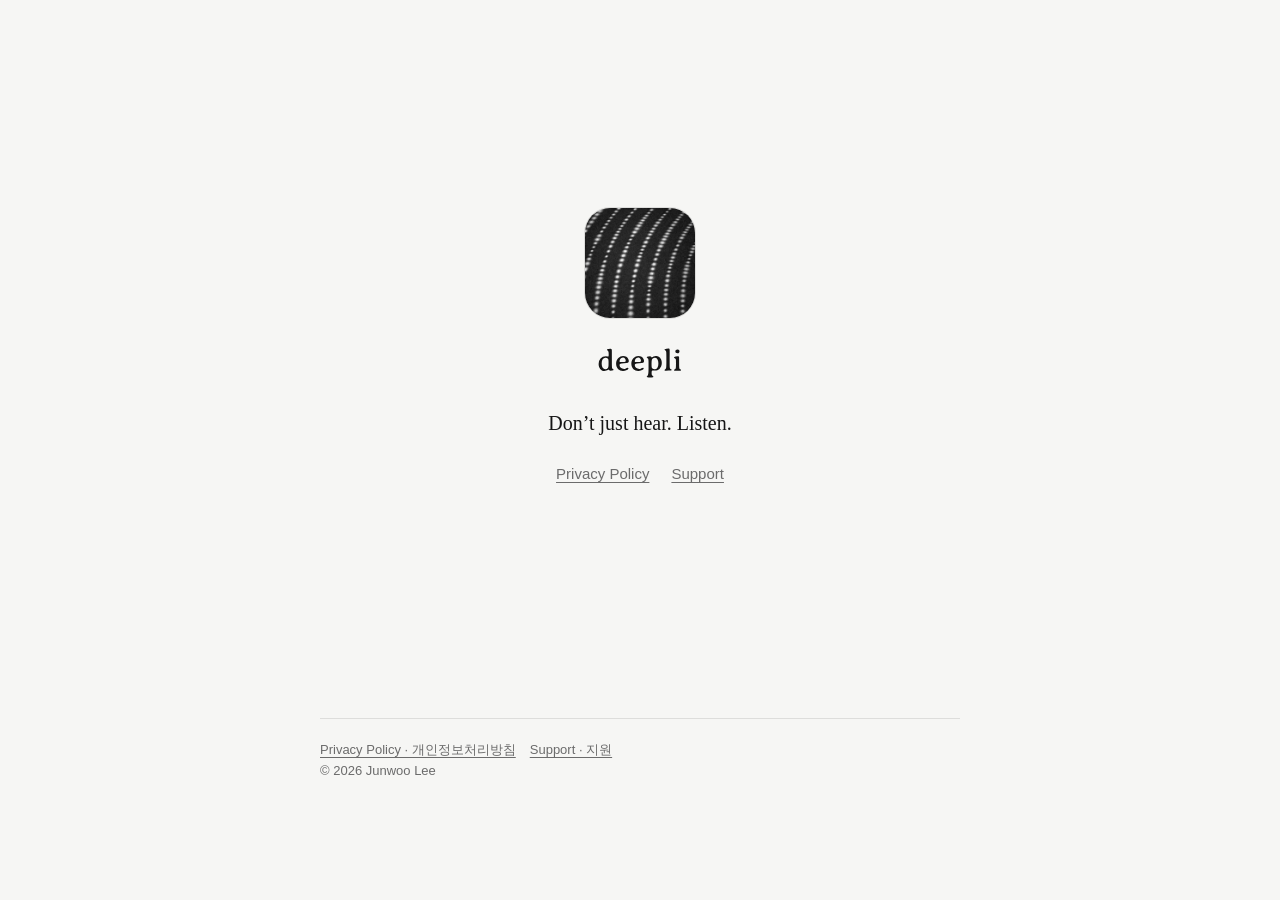
<file: index.html>
<!doctype html>
<html lang="en">
<head>
<meta charset="utf-8">
<meta name="viewport" content="width=device-width, initial-scale=1">
<title>deepli</title>
<meta name="title-en" content="deepli">
<meta name="title-ko" content="deepli">
<meta name="description" content="deepli — Don’t just hear. Listen.">
<link rel="icon" href="assets/icon.png">
<link rel="apple-touch-icon" href="assets/apple-touch-icon.png">
<link rel="stylesheet" href="assets/style.css">
</head>
<body>
<div class="wrap">
<main class="hero">
<img class="icon" src="assets/icon.png" alt="deepli app icon" width="112" height="112">
<div class="mark"><svg role="img" aria-label="deepli" xmlns="http://www.w3.org/2000/svg" viewBox="-64 -249.32 821.9 370"><path d="M83.01,-85.89Q83.01,-96.05 76.49,-102.13Q69.97,-108.21 59.18,-108.21L56.8,-108.21Q51.16,-108.21 44.76,-104.82Q38.37,-101.44 34.23,-95.04Q25.96,-82.25 25.96,-63.32L25.96,-55.92Q25.96,-37.12 34.42,-24.83Q42.88,-12.54 55.05,-12.54L58.68,-12.54Q69.34,-12.54 76.11,-19.81Q82.88,-27.08 82.88,-38.37L83.13,-41L83.13,-43.64L83.38,-50.16Q83.38,-56.17 83.38,-62.19L83.51,-66.21L83.51,-70.09L83.38,-71.47L83.38,-78.12L83.26,-79.37L83.26,-82Q83.01,-84.51 83.01,-85.89ZM72.73,-178.93Q80.5,-183.44 98.05,-183.44L101.06,-183.44Q109.84,-183.44 111.09,-174.04Q111.47,-171.16 111.47,-102.38Q111.47,-33.6 112.47,-26.9Q113.48,-20.19 117.24,-16.43Q117.99,-15.67 122.07,-12.6Q126.14,-9.53 126.14,-7.21Q126.14,-4.89 122.63,-3.01Q115.48,0.88 99.31,0.88Q93.67,0.88 90.28,-2.51Q83.63,-9.15 83.07,-9.15Q82.51,-9.15 77.36,-6.27Q72.22,-3.39 65.01,-0.44Q57.8,2.51 47.15,2.51Q36.49,2.51 27.46,-2.13Q10.78,-10.66 4.01,-30.34Q0,-42.13 0,-56.17Q0,-84.51 16.24,-102.32Q32.48,-120.12 61.06,-120.12L77.49,-118.62Q82.51,-118.62 83.63,-121.38Q84.76,-124.13 84.76,-137.93Q84.76,-151.72 82.63,-158.18Q80.5,-164.64 75.17,-168.84Q69.84,-173.04 69.84,-175.17Q69.84,-177.3 72.73,-178.93ZM227.96,-81.5L227.96,-85.39Q227.96,-94.67 221.31,-102.13Q214.67,-109.59 205.01,-109.59L202.63,-109.59Q200.87,-109.34 200.25,-109.34Q191.47,-109.34 183.63,-99.31Q175.79,-89.28 175.79,-77.87L175.79,-76.24Q175.79,-72.22 180.56,-72.22Q182.44,-71.85 182.57,-71.85L185.45,-71.72L186.2,-71.72L187.08,-71.85L211.28,-73.23L215.79,-73.73Q227.96,-73.73 227.96,-81.5ZM175.79,-48.27Q175.79,-33.98 186.58,-24.33Q197.36,-14.67 213.91,-14.67Q220.56,-14.67 226.01,-16.61Q231.47,-18.56 237.92,-21.32Q244.38,-24.07 246.01,-24.07Q251.03,-24.07 251.03,-18.68Q251.03,-11.41 232.47,-3.13Q220.43,2.26 206.64,2.26L203.88,2.26Q180.31,2.26 164.76,-12.04Q156.36,-19.81 151.72,-31.91Q147.08,-44.01 147.08,-57.93L147.21,-60.81L147.21,-63.7Q147.21,-75.73 152.72,-87.4Q158.37,-99.06 166.14,-106.58Q182.57,-122.38 205.14,-122.5Q239.24,-122.5 250.53,-95.92Q254.04,-87.52 254.04,-80.5L254.04,-77.99Q254.04,-69.34 246.89,-66.39Q239.74,-63.45 213.16,-61.57Q186.58,-59.68 184.32,-59.06Q175.79,-56.93 175.79,-48.27ZM356.1,-81.5L356.1,-85.39Q356.1,-94.67 349.46,-102.13Q342.81,-109.59 333.16,-109.59L330.78,-109.59Q329.02,-109.34 328.39,-109.34Q319.62,-109.34 311.78,-99.31Q303.94,-89.28 303.94,-77.87L303.94,-76.24Q303.94,-72.22 308.71,-72.22Q310.59,-71.85 310.71,-71.85L313.6,-71.72L314.35,-71.72L315.23,-71.85L339.43,-73.23L343.94,-73.73Q356.1,-73.73 356.1,-81.5ZM303.94,-48.27Q303.94,-33.98 314.73,-24.33Q325.51,-14.67 342.06,-14.67Q348.71,-14.67 354.16,-16.61Q359.61,-18.56 366.07,-21.32Q372.53,-24.07 374.16,-24.07Q379.18,-24.07 379.18,-18.68Q379.18,-11.41 360.62,-3.13Q348.58,2.26 334.79,2.26L332.03,2.26Q308.46,2.26 292.91,-12.04Q284.51,-19.81 279.87,-31.91Q275.23,-44.01 275.23,-57.93L275.35,-60.81L275.35,-63.7Q275.35,-75.73 280.87,-87.4Q286.51,-99.06 294.29,-106.58Q310.71,-122.38 333.28,-122.5Q367.39,-122.5 378.67,-95.92Q382.18,-87.52 382.18,-80.5L382.18,-77.99Q382.18,-69.34 375.04,-66.39Q367.89,-63.45 341.31,-61.57Q314.73,-59.68 312.47,-59.06Q303.94,-56.93 303.94,-48.27ZM502.43,-55.92L502.43,-63.32Q502.43,-83.51 494.16,-95.55Q485.88,-107.58 473.34,-107.58L472.09,-107.58Q465.19,-107.58 458.67,-103.76Q452.15,-99.93 448.7,-94.04Q445.25,-88.15 445.25,-59.31L445.25,-48.65L445.38,-47.27L445.38,-42.01L445.51,-40.75L445.51,-38.12Q445.76,-35.36 445.76,-34.11Q445.76,-23.45 452.59,-17.49Q459.42,-11.54 470.96,-11.54L472.21,-11.54Q486.01,-11.54 494.22,-24.2Q502.43,-36.86 502.43,-55.92ZM461.56,51.03Q461.56,56.68 445.25,56.68L432.72,56.68Q404.13,56.68 404.13,50.91Q404.13,49.15 411.4,42.13Q415.29,38.37 417.54,26.9Q419.8,15.42 419.8,-16.55L419.8,-68.59L419.55,-82Q419.55,-94.29 416.29,-99.93Q415.04,-102.07 409.77,-105.77Q404.5,-109.46 404.5,-112.1Q404.5,-114.73 407.51,-116.24Q417.29,-121 433.34,-121Q437.48,-121 441.81,-115.98Q446.13,-110.97 446.63,-110.97Q448.64,-110.97 454.72,-114.42Q460.8,-117.87 461.18,-118.12Q471.96,-123.13 479.86,-123.13L486.38,-123.13Q493.4,-123.13 502.31,-119.24Q519.36,-111.85 526.76,-91.53Q531.15,-79.62 531.15,-68.34L531.15,-61.32Q531.15,-49.65 526.38,-37.37Q516.98,-13.04 494.53,-4.26Q485,-0.5 472.34,-0.5L452.28,-2.01Q445.76,-2.01 445.76,14.86Q445.76,31.72 448.2,36.3Q450.65,40.88 456.1,44.64Q461.56,48.4 461.56,51.03ZM554.47,-4.39Q554.47,-7.02 560.17,-11.16Q565.88,-15.3 567.88,-24.14Q569.89,-32.98 569.89,-91.28Q569.89,-149.59 568.57,-157.36Q567.26,-165.14 562.12,-168.52Q553.84,-173.91 553.84,-175.17L553.84,-176.67Q553.84,-178.8 557.48,-180.43Q568.76,-185.32 587.57,-185.32L590.08,-185.32Q596.47,-185.32 597.48,-176.67Q597.6,-175.54 597.6,-157.74L597.6,-130.78L597.48,-125.64L597.48,-117.74L597.35,-112.6Q597.35,-112.6 597.35,-72.85Q597.35,-35.74 598.54,-26.9Q599.73,-18.06 604.12,-14.04Q604.62,-13.67 609.39,-10.78Q614.15,-7.9 614.15,-4.89Q614.15,-0.5 598.61,-0.5L593.46,-0.25L588.32,-0.25L567.76,0.13L565.13,0.13Q554.47,0.13 554.47,-4.39ZM680.11,-161Q680.11,-155.48 675.41,-150.78Q670.7,-146.08 666.06,-146.08Q665.06,-145.83 664.43,-145.83L661.68,-145.58Q655.41,-145.58 650.45,-149.71Q645.5,-153.85 645.5,-160.37L645.5,-162.63Q645.5,-169.15 650.7,-173.6Q655.91,-178.05 662.68,-178.05L663.31,-178.05L667.57,-177.55Q671.46,-177.55 675.66,-173.35Q679.86,-169.15 679.86,-164.89L680.11,-163.76ZM636.35,-115.36Q645.5,-120.87 665.31,-120.87L668.95,-120.87Q675.72,-120.87 676.6,-114.61Q677.1,-111.22 677.1,-69.03Q677.1,-26.83 678.85,-20.63Q680.61,-14.42 687.25,-11.1Q693.9,-7.77 693.9,-4.39Q693.9,0.38 662.8,0.38L659.04,0.5L643.75,0.5Q634.59,0.5 634.59,-4.01Q634.59,-7.77 640.17,-11.28Q645.75,-14.8 647.88,-19.06Q650.27,-23.7 650.27,-40.75L650.39,-44.76L650.39,-48.65L650.52,-54.54L650.52,-58.43L650.64,-62.32Q650.64,-92.04 648.7,-96.99Q646.75,-101.94 640.23,-105.08Q633.71,-108.21 633.71,-110.97Q633.71,-113.73 636.35,-115.36Z" fill="currentColor"/></svg></div>
<p class="tag">Don’t just hear. Listen.</p>
<nav><a href="privacy/">Privacy Policy</a><a href="support/">Support</a></nav>
</main>
<footer>
<a href="privacy/">Privacy Policy · 개인정보처리방침</a><a href="support/">Support · 지원</a>
<p>© 2026 Junwoo Lee</p>
</footer>
</div>
<script src="assets/lang.js"></script>
</body>
</html>
</file>
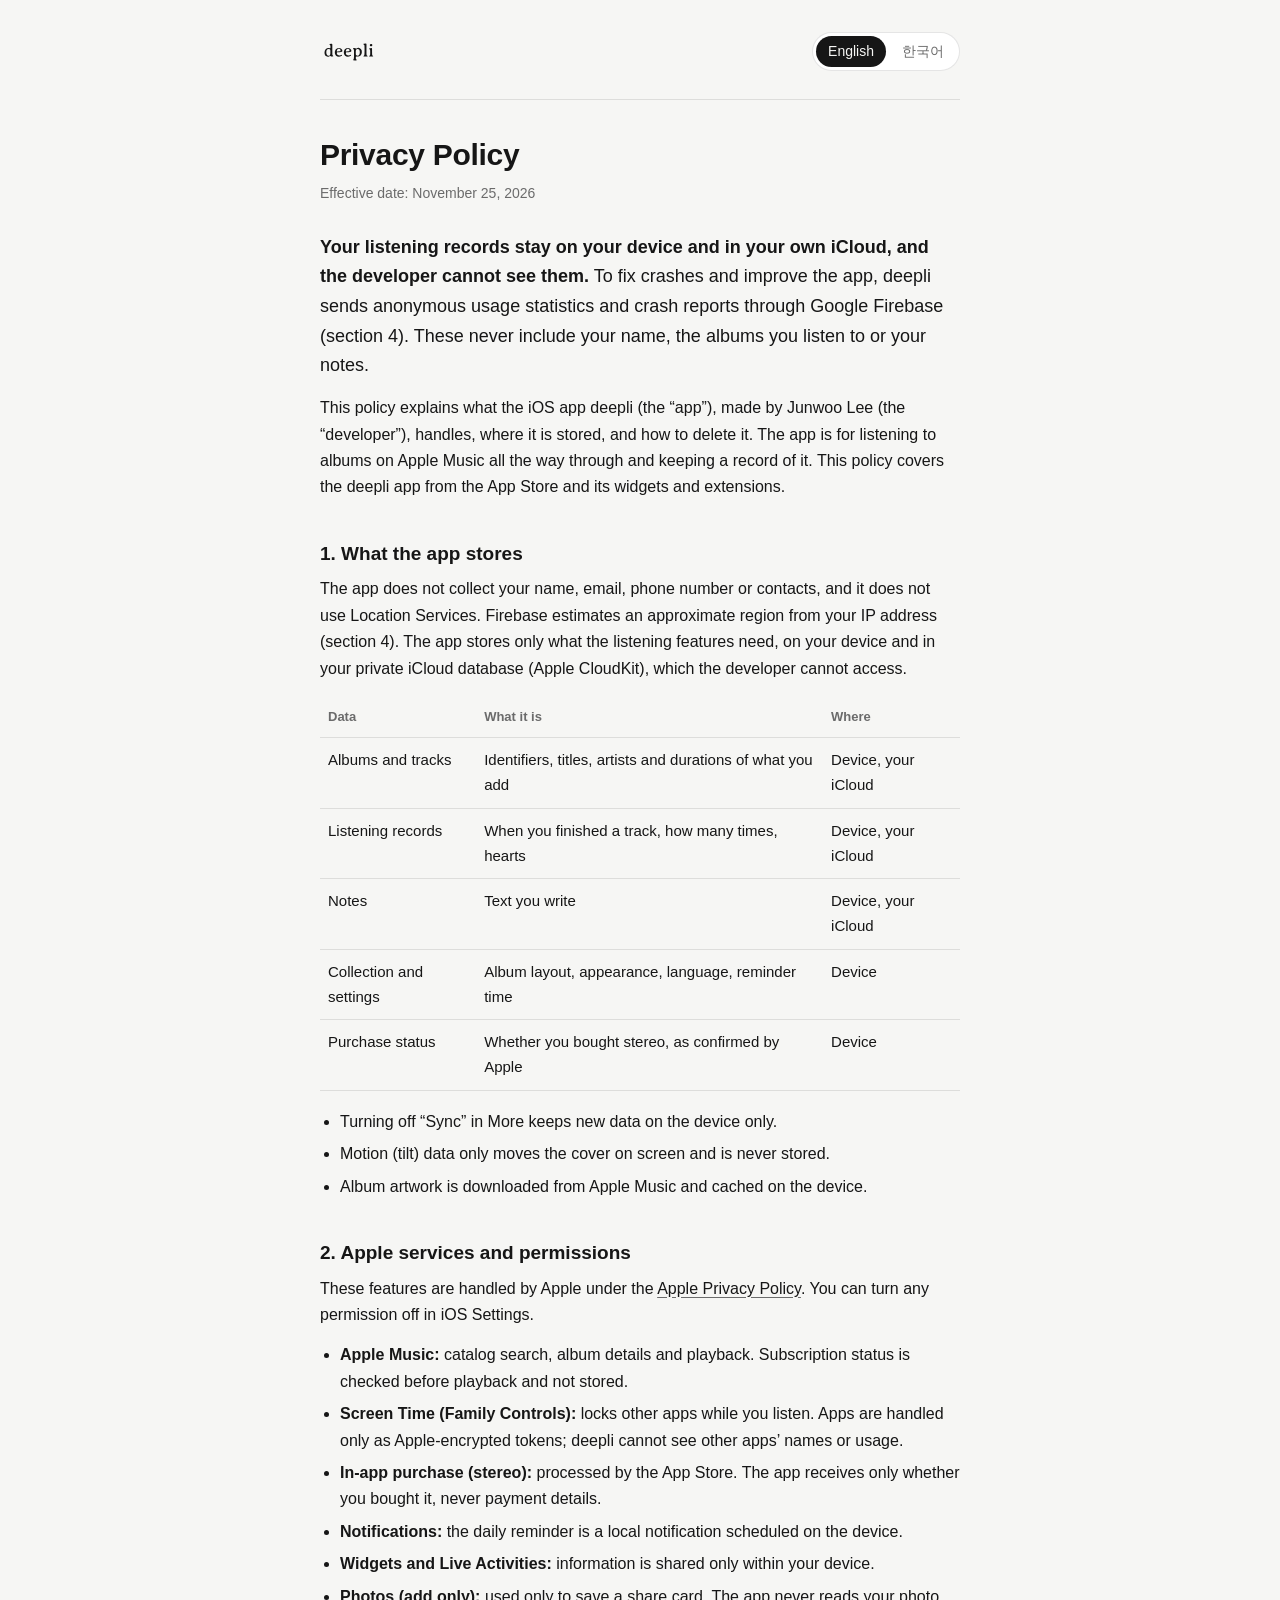
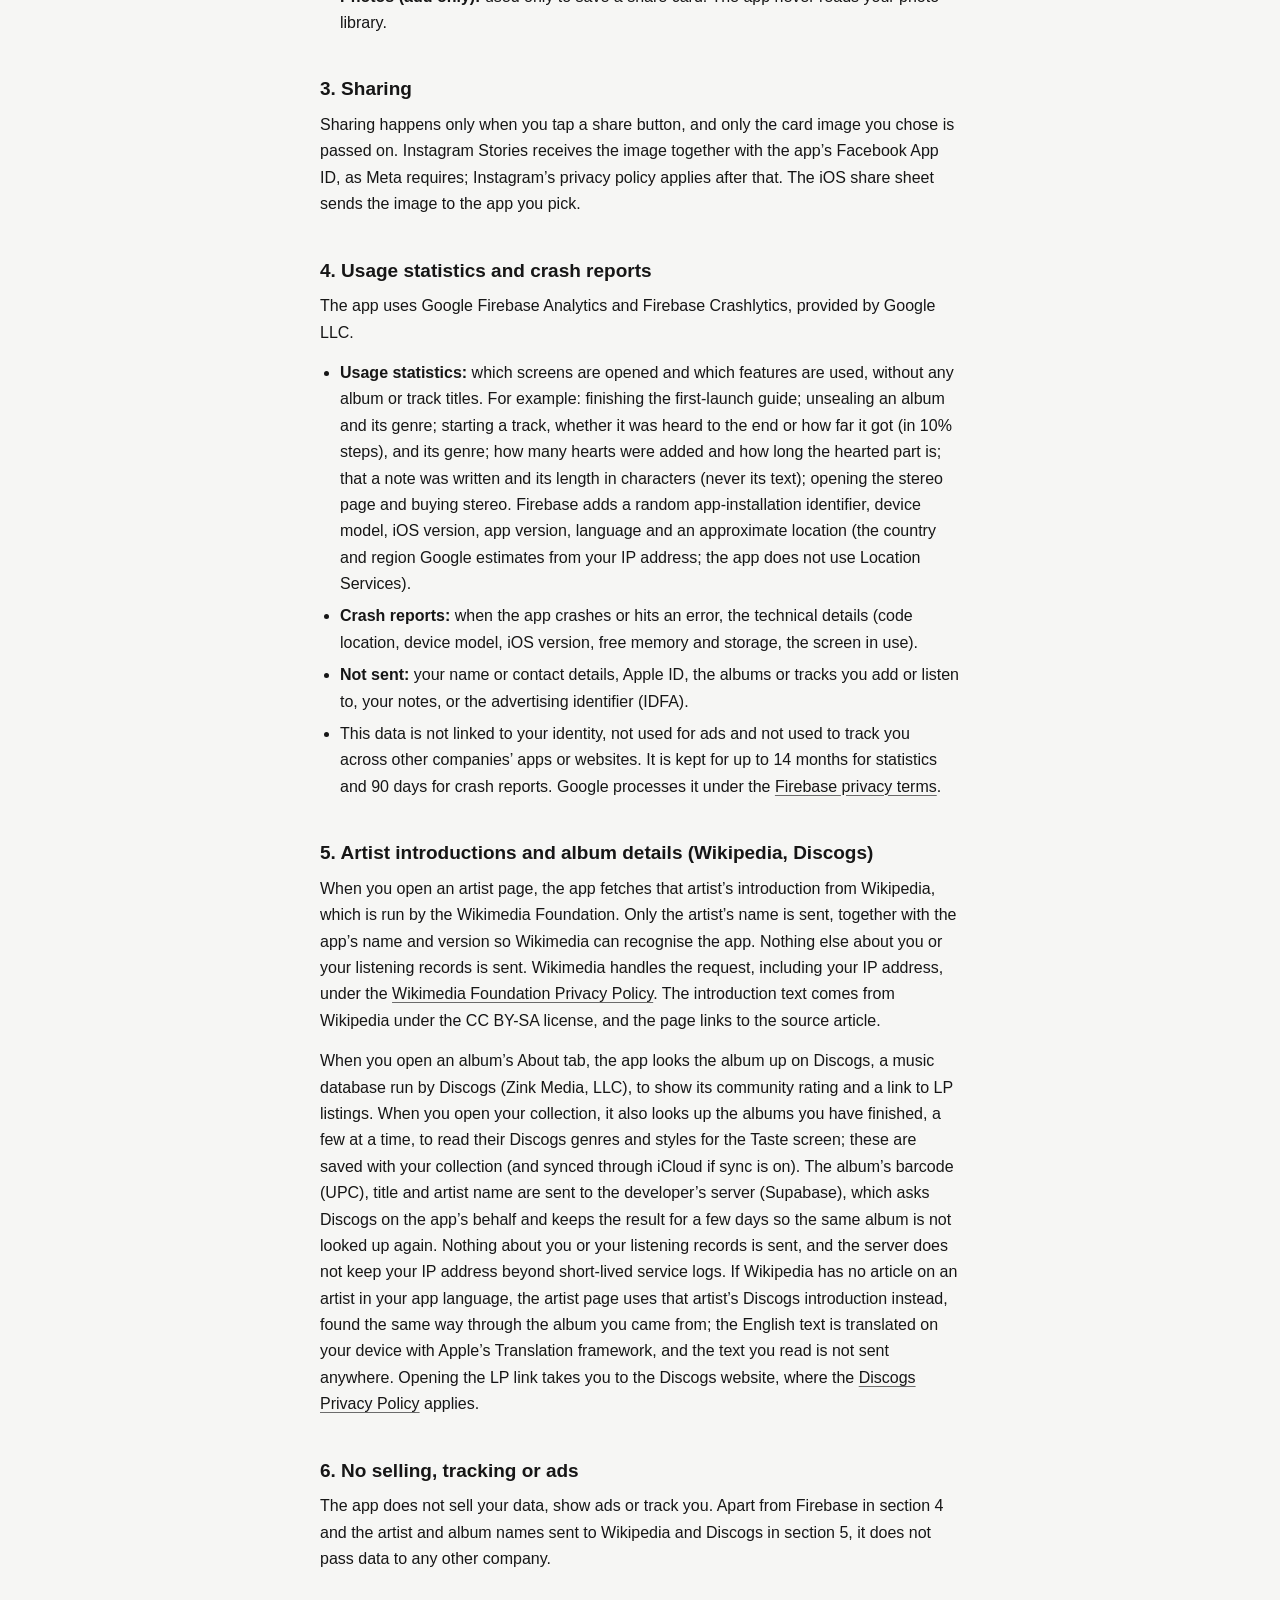
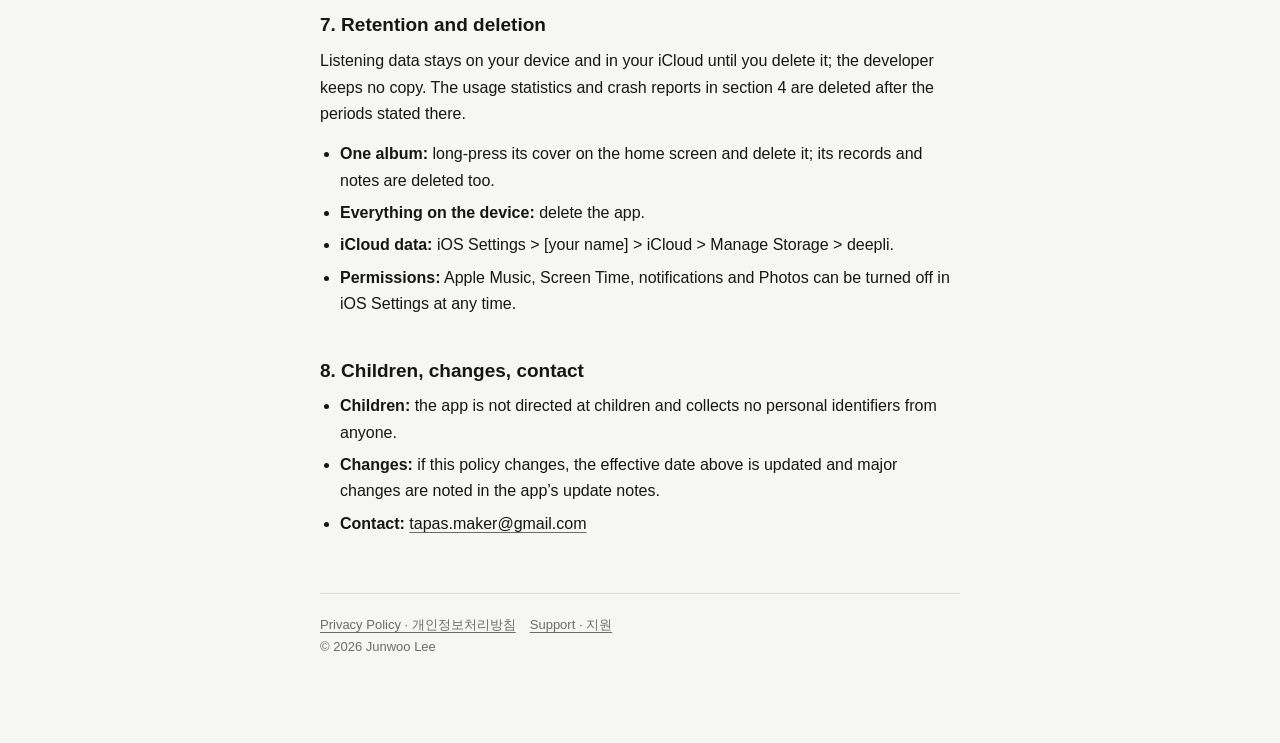
<file: privacy/index.html>
<!doctype html>
<html lang="en">
<head>
<meta charset="utf-8">
<meta name="viewport" content="width=device-width, initial-scale=1">
<title>Privacy Policy — deepli</title>
<meta name="title-en" content="Privacy Policy — deepli">
<meta name="title-ko" content="개인정보처리방침 — deepli">
<meta name="description" content="deepli — Don’t just hear. Listen.">
<link rel="icon" href="../assets/icon.png">
<link rel="apple-touch-icon" href="../assets/apple-touch-icon.png">
<link rel="stylesheet" href="../assets/style.css">
</head>
<body>
<div class="wrap">
<header class="top"><a class="brand" href="../"><svg role="img" aria-label="deepli" xmlns="http://www.w3.org/2000/svg" viewBox="-64 -249.32 821.9 370"><path d="M83.01,-85.89Q83.01,-96.05 76.49,-102.13Q69.97,-108.21 59.18,-108.21L56.8,-108.21Q51.16,-108.21 44.76,-104.82Q38.37,-101.44 34.23,-95.04Q25.96,-82.25 25.96,-63.32L25.96,-55.92Q25.96,-37.12 34.42,-24.83Q42.88,-12.54 55.05,-12.54L58.68,-12.54Q69.34,-12.54 76.11,-19.81Q82.88,-27.08 82.88,-38.37L83.13,-41L83.13,-43.64L83.38,-50.16Q83.38,-56.17 83.38,-62.19L83.51,-66.21L83.51,-70.09L83.38,-71.47L83.38,-78.12L83.26,-79.37L83.26,-82Q83.01,-84.51 83.01,-85.89ZM72.73,-178.93Q80.5,-183.44 98.05,-183.44L101.06,-183.44Q109.84,-183.44 111.09,-174.04Q111.47,-171.16 111.47,-102.38Q111.47,-33.6 112.47,-26.9Q113.48,-20.19 117.24,-16.43Q117.99,-15.67 122.07,-12.6Q126.14,-9.53 126.14,-7.21Q126.14,-4.89 122.63,-3.01Q115.48,0.88 99.31,0.88Q93.67,0.88 90.28,-2.51Q83.63,-9.15 83.07,-9.15Q82.51,-9.15 77.36,-6.27Q72.22,-3.39 65.01,-0.44Q57.8,2.51 47.15,2.51Q36.49,2.51 27.46,-2.13Q10.78,-10.66 4.01,-30.34Q0,-42.13 0,-56.17Q0,-84.51 16.24,-102.32Q32.48,-120.12 61.06,-120.12L77.49,-118.62Q82.51,-118.62 83.63,-121.38Q84.76,-124.13 84.76,-137.93Q84.76,-151.72 82.63,-158.18Q80.5,-164.64 75.17,-168.84Q69.84,-173.04 69.84,-175.17Q69.84,-177.3 72.73,-178.93ZM227.96,-81.5L227.96,-85.39Q227.96,-94.67 221.31,-102.13Q214.67,-109.59 205.01,-109.59L202.63,-109.59Q200.87,-109.34 200.25,-109.34Q191.47,-109.34 183.63,-99.31Q175.79,-89.28 175.79,-77.87L175.79,-76.24Q175.79,-72.22 180.56,-72.22Q182.44,-71.85 182.57,-71.85L185.45,-71.72L186.2,-71.72L187.08,-71.85L211.28,-73.23L215.79,-73.73Q227.96,-73.73 227.96,-81.5ZM175.79,-48.27Q175.79,-33.98 186.58,-24.33Q197.36,-14.67 213.91,-14.67Q220.56,-14.67 226.01,-16.61Q231.47,-18.56 237.92,-21.32Q244.38,-24.07 246.01,-24.07Q251.03,-24.07 251.03,-18.68Q251.03,-11.41 232.47,-3.13Q220.43,2.26 206.64,2.26L203.88,2.26Q180.31,2.26 164.76,-12.04Q156.36,-19.81 151.72,-31.91Q147.08,-44.01 147.08,-57.93L147.21,-60.81L147.21,-63.7Q147.21,-75.73 152.72,-87.4Q158.37,-99.06 166.14,-106.58Q182.57,-122.38 205.14,-122.5Q239.24,-122.5 250.53,-95.92Q254.04,-87.52 254.04,-80.5L254.04,-77.99Q254.04,-69.34 246.89,-66.39Q239.74,-63.45 213.16,-61.57Q186.58,-59.68 184.32,-59.06Q175.79,-56.93 175.79,-48.27ZM356.1,-81.5L356.1,-85.39Q356.1,-94.67 349.46,-102.13Q342.81,-109.59 333.16,-109.59L330.78,-109.59Q329.02,-109.34 328.39,-109.34Q319.62,-109.34 311.78,-99.31Q303.94,-89.28 303.94,-77.87L303.94,-76.24Q303.94,-72.22 308.71,-72.22Q310.59,-71.85 310.71,-71.85L313.6,-71.72L314.35,-71.72L315.23,-71.85L339.43,-73.23L343.94,-73.73Q356.1,-73.73 356.1,-81.5ZM303.94,-48.27Q303.94,-33.98 314.73,-24.33Q325.51,-14.67 342.06,-14.67Q348.71,-14.67 354.16,-16.61Q359.61,-18.56 366.07,-21.32Q372.53,-24.07 374.16,-24.07Q379.18,-24.07 379.18,-18.68Q379.18,-11.41 360.62,-3.13Q348.58,2.26 334.79,2.26L332.03,2.26Q308.46,2.26 292.91,-12.04Q284.51,-19.81 279.87,-31.91Q275.23,-44.01 275.23,-57.93L275.35,-60.81L275.35,-63.7Q275.35,-75.73 280.87,-87.4Q286.51,-99.06 294.29,-106.58Q310.71,-122.38 333.28,-122.5Q367.39,-122.5 378.67,-95.92Q382.18,-87.52 382.18,-80.5L382.18,-77.99Q382.18,-69.34 375.04,-66.39Q367.89,-63.45 341.31,-61.57Q314.73,-59.68 312.47,-59.06Q303.94,-56.93 303.94,-48.27ZM502.43,-55.92L502.43,-63.32Q502.43,-83.51 494.16,-95.55Q485.88,-107.58 473.34,-107.58L472.09,-107.58Q465.19,-107.58 458.67,-103.76Q452.15,-99.93 448.7,-94.04Q445.25,-88.15 445.25,-59.31L445.25,-48.65L445.38,-47.27L445.38,-42.01L445.51,-40.75L445.51,-38.12Q445.76,-35.36 445.76,-34.11Q445.76,-23.45 452.59,-17.49Q459.42,-11.54 470.96,-11.54L472.21,-11.54Q486.01,-11.54 494.22,-24.2Q502.43,-36.86 502.43,-55.92ZM461.56,51.03Q461.56,56.68 445.25,56.68L432.72,56.68Q404.13,56.68 404.13,50.91Q404.13,49.15 411.4,42.13Q415.29,38.37 417.54,26.9Q419.8,15.42 419.8,-16.55L419.8,-68.59L419.55,-82Q419.55,-94.29 416.29,-99.93Q415.04,-102.07 409.77,-105.77Q404.5,-109.46 404.5,-112.1Q404.5,-114.73 407.51,-116.24Q417.29,-121 433.34,-121Q437.48,-121 441.81,-115.98Q446.13,-110.97 446.63,-110.97Q448.64,-110.97 454.72,-114.42Q460.8,-117.87 461.18,-118.12Q471.96,-123.13 479.86,-123.13L486.38,-123.13Q493.4,-123.13 502.31,-119.24Q519.36,-111.85 526.76,-91.53Q531.15,-79.62 531.15,-68.34L531.15,-61.32Q531.15,-49.65 526.38,-37.37Q516.98,-13.04 494.53,-4.26Q485,-0.5 472.34,-0.5L452.28,-2.01Q445.76,-2.01 445.76,14.86Q445.76,31.72 448.2,36.3Q450.65,40.88 456.1,44.64Q461.56,48.4 461.56,51.03ZM554.47,-4.39Q554.47,-7.02 560.17,-11.16Q565.88,-15.3 567.88,-24.14Q569.89,-32.98 569.89,-91.28Q569.89,-149.59 568.57,-157.36Q567.26,-165.14 562.12,-168.52Q553.84,-173.91 553.84,-175.17L553.84,-176.67Q553.84,-178.8 557.48,-180.43Q568.76,-185.32 587.57,-185.32L590.08,-185.32Q596.47,-185.32 597.48,-176.67Q597.6,-175.54 597.6,-157.74L597.6,-130.78L597.48,-125.64L597.48,-117.74L597.35,-112.6Q597.35,-112.6 597.35,-72.85Q597.35,-35.74 598.54,-26.9Q599.73,-18.06 604.12,-14.04Q604.62,-13.67 609.39,-10.78Q614.15,-7.9 614.15,-4.89Q614.15,-0.5 598.61,-0.5L593.46,-0.25L588.32,-0.25L567.76,0.13L565.13,0.13Q554.47,0.13 554.47,-4.39ZM680.11,-161Q680.11,-155.48 675.41,-150.78Q670.7,-146.08 666.06,-146.08Q665.06,-145.83 664.43,-145.83L661.68,-145.58Q655.41,-145.58 650.45,-149.71Q645.5,-153.85 645.5,-160.37L645.5,-162.63Q645.5,-169.15 650.7,-173.6Q655.91,-178.05 662.68,-178.05L663.31,-178.05L667.57,-177.55Q671.46,-177.55 675.66,-173.35Q679.86,-169.15 679.86,-164.89L680.11,-163.76ZM636.35,-115.36Q645.5,-120.87 665.31,-120.87L668.95,-120.87Q675.72,-120.87 676.6,-114.61Q677.1,-111.22 677.1,-69.03Q677.1,-26.83 678.85,-20.63Q680.61,-14.42 687.25,-11.1Q693.9,-7.77 693.9,-4.39Q693.9,0.38 662.8,0.38L659.04,0.5L643.75,0.5Q634.59,0.5 634.59,-4.01Q634.59,-7.77 640.17,-11.28Q645.75,-14.8 647.88,-19.06Q650.27,-23.7 650.27,-40.75L650.39,-44.76L650.39,-48.65L650.52,-54.54L650.52,-58.43L650.64,-62.32Q650.64,-92.04 648.7,-96.99Q646.75,-101.94 640.23,-105.08Q633.71,-108.21 633.71,-110.97Q633.71,-113.73 636.35,-115.36Z" fill="currentColor"/></svg></a><div class="langs" role="group" aria-label="Language"><button type="button" data-set="en">English</button><button type="button" data-set="ko">한국어</button></div></header>
<section data-lang="en">
<h1>Privacy Policy</h1>
<p class="meta">Effective date: November 25, 2026</p>
<p class="lead"><strong>Your listening records stay on your device and in your own iCloud, and the developer cannot see them.</strong> To fix crashes and improve the app, deepli sends anonymous usage statistics and crash reports through Google Firebase (section 4). These never include your name, the albums you listen to or your notes.</p>
<p>This policy explains what the iOS app deepli (the “app”), made by Junwoo Lee (the “developer”), handles, where it is stored, and how to delete it. The app is for listening to albums on Apple Music all the way through and keeping a record of it. This policy covers the deepli app from the App Store and its widgets and extensions.</p>

<h2>1. What the app stores</h2>
<p>The app does not collect your name, email, phone number or contacts, and it does not use Location Services. Firebase estimates an approximate region from your IP address (section 4). The app stores only what the listening features need, on your device and in your private iCloud database (Apple CloudKit), which the developer cannot access.</p>
<table>
<tr><th>Data</th><th>What it is</th><th>Where</th></tr>
<tr><td>Albums and tracks</td><td>Identifiers, titles, artists and durations of what you add</td><td>Device, your iCloud</td></tr>
<tr><td>Listening records</td><td>When you finished a track, how many times, hearts</td><td>Device, your iCloud</td></tr>
<tr><td>Notes</td><td>Text you write</td><td>Device, your iCloud</td></tr>
<tr><td>Collection and settings</td><td>Album layout, appearance, language, reminder time</td><td>Device</td></tr>
<tr><td>Purchase status</td><td>Whether you bought stereo, as confirmed by Apple</td><td>Device</td></tr>
</table>
<ul>
<li>Turning off “Sync” in More keeps new data on the device only.</li>
<li>Motion (tilt) data only moves the cover on screen and is never stored.</li>
<li>Album artwork is downloaded from Apple Music and cached on the device.</li>
</ul>

<h2>2. Apple services and permissions</h2>
<p>These features are handled by Apple under the <a href="https://www.apple.com/legal/privacy/">Apple Privacy Policy</a>. You can turn any permission off in iOS Settings.</p>
<ul>
<li><strong>Apple Music:</strong> catalog search, album details and playback. Subscription status is checked before playback and not stored.</li>
<li><strong>Screen Time (Family Controls):</strong> locks other apps while you listen. Apps are handled only as Apple-encrypted tokens; deepli cannot see other apps’ names or usage.</li>
<li><strong>In-app purchase (stereo):</strong> processed by the App Store. The app receives only whether you bought it, never payment details.</li>
<li><strong>Notifications:</strong> the daily reminder is a local notification scheduled on the device.</li>
<li><strong>Widgets and Live Activities:</strong> information is shared only within your device.</li>
<li><strong>Photos (add only):</strong> used only to save a share card. The app never reads your photo library.</li>
</ul>

<h2>3. Sharing</h2>
<p>Sharing happens only when you tap a share button, and only the card image you chose is passed on. Instagram Stories receives the image together with the app’s Facebook App ID, as Meta requires; Instagram’s privacy policy applies after that. The iOS share sheet sends the image to the app you pick.</p>

<h2>4. Usage statistics and crash reports</h2>
<p>The app uses Google Firebase Analytics and Firebase Crashlytics, provided by Google LLC.</p>
<ul>
<li><strong>Usage statistics:</strong> which screens are opened and which features are used, without any album or track titles. For example: finishing the first-launch guide; unsealing an album and its genre; starting a track, whether it was heard to the end or how far it got (in 10% steps), and its genre; how many hearts were added and how long the hearted part is; that a note was written and its length in characters (never its text); opening the stereo page and buying stereo. Firebase adds a random app-installation identifier, device model, iOS version, app version, language and an approximate location (the country and region Google estimates from your IP address; the app does not use Location Services).</li>
<li><strong>Crash reports:</strong> when the app crashes or hits an error, the technical details (code location, device model, iOS version, free memory and storage, the screen in use).</li>
<li><strong>Not sent:</strong> your name or contact details, Apple ID, the albums or tracks you add or listen to, your notes, or the advertising identifier (IDFA).</li>
<li>This data is not linked to your identity, not used for ads and not used to track you across other companies’ apps or websites. It is kept for up to 14 months for statistics and 90 days for crash reports. Google processes it under the <a href="https://firebase.google.com/support/privacy">Firebase privacy terms</a>.</li>
</ul>
<h2>5. Artist introductions and album details (Wikipedia, Discogs)</h2>
<p>When you open an artist page, the app fetches that artist’s introduction from Wikipedia, which is run by the Wikimedia Foundation. Only the artist’s name is sent, together with the app’s name and version so Wikimedia can recognise the app. Nothing else about you or your listening records is sent. Wikimedia handles the request, including your IP address, under the <a href="https://foundation.wikimedia.org/wiki/Policy:Privacy_policy">Wikimedia Foundation Privacy Policy</a>. The introduction text comes from Wikipedia under the CC BY-SA license, and the page links to the source article.</p>
<p>When you open an album’s About tab, the app looks the album up on Discogs, a music database run by Discogs (Zink Media, LLC), to show its community rating and a link to LP listings. When you open your collection, it also looks up the albums you have finished, a few at a time, to read their Discogs genres and styles for the Taste screen; these are saved with your collection (and synced through iCloud if sync is on). The album’s barcode (UPC), title and artist name are sent to the developer’s server (Supabase), which asks Discogs on the app’s behalf and keeps the result for a few days so the same album is not looked up again. Nothing about you or your listening records is sent, and the server does not keep your IP address beyond short-lived service logs. If Wikipedia has no article on an artist in your app language, the artist page uses that artist’s Discogs introduction instead, found the same way through the album you came from; the English text is translated on your device with Apple’s Translation framework, and the text you read is not sent anywhere. Opening the LP link takes you to the Discogs website, where the <a href="https://www.discogs.com/about/privacy">Discogs Privacy Policy</a> applies.</p>

<h2>6. No selling, tracking or ads</h2>
<p>The app does not sell your data, show ads or track you. Apart from Firebase in section 4 and the artist and album names sent to Wikipedia and Discogs in section 5, it does not pass data to any other company.</p>

<h2>7. Retention and deletion</h2>
<p>Listening data stays on your device and in your iCloud until you delete it; the developer keeps no copy. The usage statistics and crash reports in section 4 are deleted after the periods stated there.</p>
<ul>
<li><strong>One album:</strong> long-press its cover on the home screen and delete it; its records and notes are deleted too.</li>
<li><strong>Everything on the device:</strong> delete the app.</li>
<li><strong>iCloud data:</strong> iOS Settings &gt; [your name] &gt; iCloud &gt; Manage Storage &gt; deepli.</li>
<li><strong>Permissions:</strong> Apple Music, Screen Time, notifications and Photos can be turned off in iOS Settings at any time.</li>
</ul>

<h2>8. Children, changes, contact</h2>
<ul>
<li><strong>Children:</strong> the app is not directed at children and collects no personal identifiers from anyone.</li>
<li><strong>Changes:</strong> if this policy changes, the effective date above is updated and major changes are noted in the app’s update notes.</li>
<li><strong>Contact:</strong> <a href="mailto:tapas.maker@gmail.com">tapas.maker@gmail.com</a></li>
</ul>
</section>
<section data-lang="ko">
<h1>개인정보처리방침</h1>
<p class="meta">시행일: 2026년 11월 25일</p>
<p class="lead"><strong>감상 기록은 사용자의 기기와 사용자 본인의 iCloud에만 저장되며, 개발자는 이를 볼 수 없습니다.</strong> 오류를 고치고 앱을 낫게 하려고 Google Firebase로 익명의 사용 통계와 오류 보고를 보냅니다(4절). 여기에는 이름, 듣는 앨범, 노트가 들어가지 않습니다.</p>
<p>이 방침은 Junwoo Lee(이하 “개발자”)가 만든 iOS 앱 deepli(이하 “앱”)가 어떤 정보를 다루고, 어디에 저장하며, 어떻게 지울 수 있는지 설명합니다. 앱은 Apple Music으로 앨범을 끝까지 듣고 그 기록을 모으는 감상 앱입니다. 이 방침은 App Store에서 받은 deepli 앱과 그 위젯·확장 기능에 적용됩니다.</p>

<h2>1. 저장하는 정보와 저장 위치</h2>
<p>앱이 만드는 정보는 모두 감상 기능을 위한 것이며, 기기와 사용자의 iCloud 개인 저장소에만 남습니다. 이름, 이메일, 전화번호, 연락처는 수집하지 않으며, 위치 서비스도 쓰지 않습니다. 다만 Firebase가 IP 주소로 대략적인 지역을 추정합니다(4절).</p>
<table>
<tr><th>정보</th><th>내용</th><th>저장 위치</th></tr>
<tr><td>앨범·곡 정보</td><td>담은 앨범과 곡의 식별자, 제목, 아티스트, 재생 시간</td><td>기기, 사용자 iCloud</td></tr>
<tr><td>감상 기록</td><td>끝까지 들은 날짜·시각, 횟수, 하트 표시</td><td>기기, 사용자 iCloud</td></tr>
<tr><td>노트</td><td>사용자가 직접 쓴 글</td><td>기기, 사용자 iCloud</td></tr>
<tr><td>컬렉션·설정</td><td>앨범 배치, 화면 모드, 언어, 알림 시각 등</td><td>기기</td></tr>
<tr><td>구입 여부</td><td>stereo를 샀는지(Apple이 확인해 줌)</td><td>기기</td></tr>
</table>
<ul>
<li>iCloud 동기화는 Apple의 CloudKit 개인 데이터베이스를 씁니다. 개발자는 이 데이터에 접근할 수 없습니다.</li>
<li>더보기의 “동기화”를 끄면 이후 정보는 기기에만 저장됩니다.</li>
<li>기기 기울기(자이로) 값은 커버를 움직이는 효과에만 쓰고 저장하지 않습니다.</li>
<li>앨범 아트워크는 Apple Music 서버에서 받아 기기에 임시로 보관합니다.</li>
</ul>

<h2>2. Apple 서비스와 권한</h2>
<p>앱은 아래 Apple 기능을 씁니다. 각 기능의 데이터는 Apple이 처리하며 <a href="https://www.apple.com/legal/privacy/">Apple 개인정보처리방침</a>을 따릅니다. 권한은 언제든 iOS 설정에서 끌 수 있습니다.</p>
<ul>
<li><strong>Apple Music(미디어 및 Apple Music 접근):</strong> 카탈로그 검색, 앨범 정보, 재생에 씁니다. 구독 여부는 재생 전에 확인만 하고 저장하지 않습니다.</li>
<li><strong>스크린 타임(Family Controls):</strong> 감상하는 동안 다른 앱을 잠가 두는 데만 씁니다. 어떤 앱을 잠그는지는 Apple이 암호화한 토큰으로만 다루며, 앱은 다른 앱의 이름이나 사용 기록을 알 수 없습니다.</li>
<li><strong>인앱 결제(stereo):</strong> 결제는 App Store가 처리합니다. 앱은 구입 여부만 받고, 결제 수단 정보는 받지 않습니다.</li>
<li><strong>알림:</strong> 매일 감상 알림은 기기 안에서 예약하는 로컬 알림입니다. 알림을 위해 서버로 보내는 정보는 없습니다.</li>
<li><strong>위젯·라이브 액티비티:</strong> 듣고 있는 앨범과 곡을 보여 주기 위해 같은 기기 안에서만 정보를 주고받습니다.</li>
<li><strong>사진(추가만 허용):</strong> 공유 카드를 사진에 저장할 때만 씁니다. 사진 보관함의 사진을 읽지 않습니다.</li>
</ul>

<h2>3. 공유 기능</h2>
<p>공유는 사용자가 버튼을 눌렀을 때만 일어나고, 사용자가 고른 카드 이미지만 전달됩니다.</p>
<ul>
<li><strong>Instagram 스토리:</strong> 카드 이미지를 기기의 Instagram 앱으로 넘깁니다. Meta가 정한 방식에 따라 앱 식별자(Facebook App ID)가 함께 전달되며, 그 뒤의 처리는 Instagram의 개인정보처리방침을 따릅니다.</li>
<li><strong>공유 시트:</strong> iOS 기본 공유 창으로 사용자가 고른 앱에 이미지를 보냅니다.</li>
</ul>

<h2>4. 사용 통계와 오류 보고</h2>
<p>앱은 Google LLC가 제공하는 Firebase Analytics와 Firebase Crashlytics를 씁니다.</p>
<ul>
<li><strong>사용 통계:</strong> 어떤 화면을 열고 어떤 기능을 썼는지. 앨범·곡 제목은 보내지 않습니다. 예: 처음 안내를 마침, 앨범 봉인을 뜯음과 그 장르, 곡을 시작함과 끝까지 들었는지 또는 어디까지 들었는지(10% 단위)와 그 장르, 하트를 남긴 수와 구간 길이, 노트를 썼다는 것과 글자 수(내용은 보내지 않음), stereo 화면을 열거나 구입함. Firebase가 무작위 앱 설치 식별자, 기기 모델, iOS 버전, 앱 버전, 언어, 대략적인 위치(Google이 IP 주소로 추정하는 국가·지역. 앱은 위치 서비스를 쓰지 않습니다)를 함께 기록합니다.</li>
<li><strong>오류 보고:</strong> 앱이 멈추거나 오류가 났을 때의 기술 정보(코드 위치, 기기 모델, iOS 버전, 남은 메모리·저장 공간, 그때 보던 화면).</li>
<li><strong>보내지 않는 것:</strong> 이름·연락처, Apple ID, 담거나 들은 앨범과 곡, 노트, 광고 식별자(IDFA).</li>
<li>이 정보는 사용자의 신원과 연결하지 않으며, 광고나 추적(다른 회사의 앱·웹사이트와 정보를 연결하는 것)에 쓰지 않습니다. 통계는 최대 14개월, 오류 보고는 90일 동안 보관됩니다. Google은 <a href="https://firebase.google.com/support/privacy">Firebase 개인정보 보호 약관</a>에 따라 처리합니다.</li>
</ul>
<h2>5. 아티스트 소개와 앨범 정보(위키백과, Discogs)</h2>
<p>아티스트 화면을 열면 그 아티스트의 소개를 Wikimedia 재단이 운영하는 위키백과에서 받아 옵니다. 이때 아티스트 이름만 보내며, Wikimedia가 앱을 알아볼 수 있도록 앱 이름과 버전이 함께 전달됩니다. 사용자나 감상 기록에 관한 다른 정보는 보내지 않습니다. 이 요청은 IP 주소를 포함해 <a href="https://foundation.wikimedia.org/wiki/Policy:Privacy_policy">Wikimedia 재단 개인정보 처리방침</a>에 따라 처리됩니다. 소개 글은 CC BY-SA 라이선스에 따라 위키백과에서 가져오며, 화면에 원문 링크를 함께 표시합니다.</p>
<p>앨범의 소개 탭을 열면, Discogs(Zink Media, LLC)가 운영하는 음반 데이터베이스에서 그 앨범의 평점과 LP 매물 링크를 찾습니다. 컬렉션을 열 때도 다 들은 앨범을 몇 장씩 찾아, 취향 화면에 쓸 Discogs 장르·스타일을 받아 컬렉션에 함께 저장합니다(동기화를 켜 두었다면 iCloud로 함께 동기화됩니다). 이때 앨범의 바코드(UPC), 제목, 아티스트 이름이 개발자의 서버(Supabase)로 가고, 서버가 앱을 대신해 Discogs에 물은 뒤 같은 앨범을 다시 묻지 않도록 결과를 며칠 보관합니다. 사용자나 감상 기록에 관한 정보는 보내지 않으며, 서버는 짧게 남는 서비스 기록 말고는 IP 주소를 보관하지 않습니다. 아티스트 화면에서 앱 언어의 위키백과 문서가 없으면, 같은 방법으로(연 앨범을 통해) 찾은 그 아티스트의 Discogs 소개를 대신 보여 줍니다. 영어 원문은 Apple의 번역 기능으로 기기 안에서 옮기며, 그 글을 다른 곳으로 보내지 않습니다. LP 링크를 누르면 Discogs 웹사이트로 이동하며, 그곳에서는 <a href="https://www.discogs.com/about/privacy">Discogs 개인정보 처리방침</a>이 적용됩니다.</p>

<h2>6. 판매·추적·광고 없음</h2>
<p>앱은 사용자 정보를 팔지 않고, 광고를 보여 주거나 추적하지 않습니다. 4절의 Firebase와 5절의 위키백과·Discogs(아티스트·앨범 이름) 말고는 다른 회사에 정보를 넘기지 않습니다.</p>

<h2>7. 보관과 삭제</h2>
<p>감상 정보는 사용자가 지울 때까지 기기와 사용자 iCloud에 남으며, 개발자가 따로 보관하는 사본은 없습니다. 4절의 사용 통계·오류 보고는 정해진 기간이 지나면 지워집니다.</p>
<ul>
<li><strong>앨범 하나:</strong> 홈에서 커버를 길게 눌러 삭제하면 그 앨범의 감상 기록과 노트가 함께 지워집니다.</li>
<li><strong>기기의 모든 정보:</strong> 앱을 삭제하면 기기에 저장된 정보가 지워집니다.</li>
<li><strong>iCloud의 정보:</strong> iOS 설정 &gt; [사용자 이름] &gt; iCloud &gt; 저장 공간 관리에서 deepli 데이터를 삭제할 수 있습니다.</li>
<li><strong>권한:</strong> Apple Music, 스크린 타임, 알림, 사진 권한은 iOS 설정에서 언제든 끌 수 있습니다.</li>
</ul>

<h2>8. 아동, 변경, 문의</h2>
<ul>
<li><strong>아동:</strong> 앱은 아동을 대상으로 하지 않으며, 누구에게서도 개인 식별 정보를 수집하지 않습니다.</li>
<li><strong>변경:</strong> 방침을 바꾸면 이 페이지의 시행일을 고치고, 중요한 변경은 앱 업데이트 설명에도 알립니다.</li>
<li><strong>문의:</strong> <a href="mailto:tapas.maker@gmail.com">tapas.maker@gmail.com</a></li>
</ul>
</section>
<footer>
<a href="../privacy/">Privacy Policy · 개인정보처리방침</a><a href="../support/">Support · 지원</a>
<p>© 2026 Junwoo Lee</p>
</footer>
</div>
<script src="../assets/lang.js"></script>
</body>
</html>
</file>
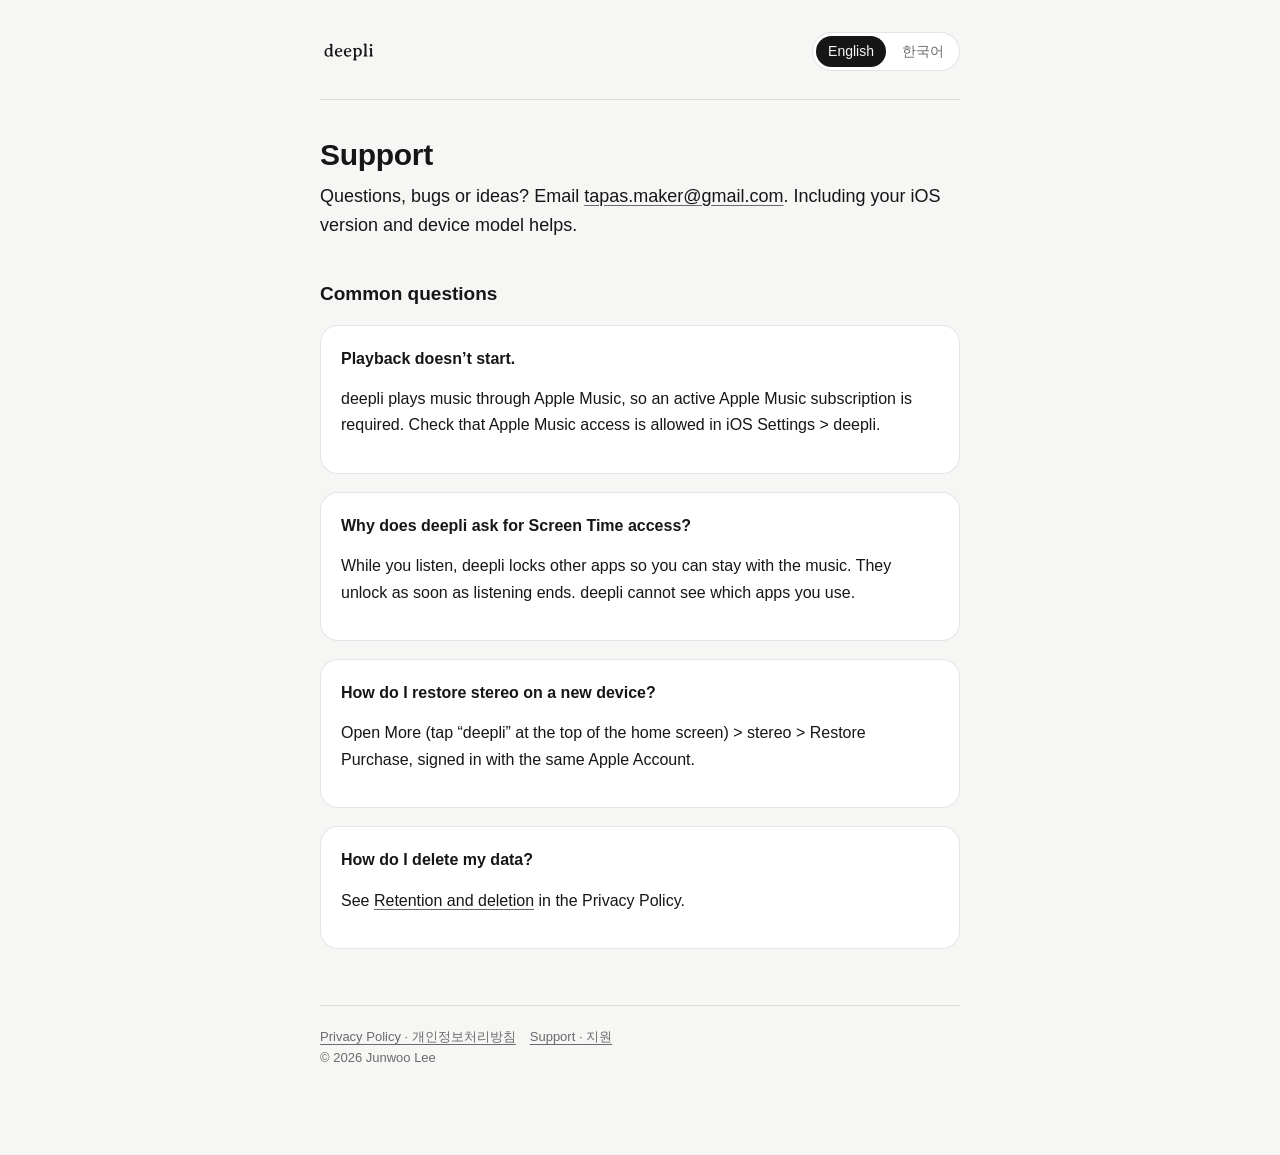
<file: support/index.html>
<!doctype html>
<html lang="en">
<head>
<meta charset="utf-8">
<meta name="viewport" content="width=device-width, initial-scale=1">
<title>Support — deepli</title>
<meta name="title-en" content="Support — deepli">
<meta name="title-ko" content="지원 — deepli">
<meta name="description" content="deepli — Don’t just hear. Listen.">
<link rel="icon" href="../assets/icon.png">
<link rel="apple-touch-icon" href="../assets/apple-touch-icon.png">
<link rel="stylesheet" href="../assets/style.css">
</head>
<body>
<div class="wrap">
<header class="top"><a class="brand" href="../"><svg role="img" aria-label="deepli" xmlns="http://www.w3.org/2000/svg" viewBox="-64 -249.32 821.9 370"><path d="M83.01,-85.89Q83.01,-96.05 76.49,-102.13Q69.97,-108.21 59.18,-108.21L56.8,-108.21Q51.16,-108.21 44.76,-104.82Q38.37,-101.44 34.23,-95.04Q25.96,-82.25 25.96,-63.32L25.96,-55.92Q25.96,-37.12 34.42,-24.83Q42.88,-12.54 55.05,-12.54L58.68,-12.54Q69.34,-12.54 76.11,-19.81Q82.88,-27.08 82.88,-38.37L83.13,-41L83.13,-43.64L83.38,-50.16Q83.38,-56.17 83.38,-62.19L83.51,-66.21L83.51,-70.09L83.38,-71.47L83.38,-78.12L83.26,-79.37L83.26,-82Q83.01,-84.51 83.01,-85.89ZM72.73,-178.93Q80.5,-183.44 98.05,-183.44L101.06,-183.44Q109.84,-183.44 111.09,-174.04Q111.47,-171.16 111.47,-102.38Q111.47,-33.6 112.47,-26.9Q113.48,-20.19 117.24,-16.43Q117.99,-15.67 122.07,-12.6Q126.14,-9.53 126.14,-7.21Q126.14,-4.89 122.63,-3.01Q115.48,0.88 99.31,0.88Q93.67,0.88 90.28,-2.51Q83.63,-9.15 83.07,-9.15Q82.51,-9.15 77.36,-6.27Q72.22,-3.39 65.01,-0.44Q57.8,2.51 47.15,2.51Q36.49,2.51 27.46,-2.13Q10.78,-10.66 4.01,-30.34Q0,-42.13 0,-56.17Q0,-84.51 16.24,-102.32Q32.48,-120.12 61.06,-120.12L77.49,-118.62Q82.51,-118.62 83.63,-121.38Q84.76,-124.13 84.76,-137.93Q84.76,-151.72 82.63,-158.18Q80.5,-164.64 75.17,-168.84Q69.84,-173.04 69.84,-175.17Q69.84,-177.3 72.73,-178.93ZM227.96,-81.5L227.96,-85.39Q227.96,-94.67 221.31,-102.13Q214.67,-109.59 205.01,-109.59L202.63,-109.59Q200.87,-109.34 200.25,-109.34Q191.47,-109.34 183.63,-99.31Q175.79,-89.28 175.79,-77.87L175.79,-76.24Q175.79,-72.22 180.56,-72.22Q182.44,-71.85 182.57,-71.85L185.45,-71.72L186.2,-71.72L187.08,-71.85L211.28,-73.23L215.79,-73.73Q227.96,-73.73 227.96,-81.5ZM175.79,-48.27Q175.79,-33.98 186.58,-24.33Q197.36,-14.67 213.91,-14.67Q220.56,-14.67 226.01,-16.61Q231.47,-18.56 237.92,-21.32Q244.38,-24.07 246.01,-24.07Q251.03,-24.07 251.03,-18.68Q251.03,-11.41 232.47,-3.13Q220.43,2.26 206.64,2.26L203.88,2.26Q180.31,2.26 164.76,-12.04Q156.36,-19.81 151.72,-31.91Q147.08,-44.01 147.08,-57.93L147.21,-60.81L147.21,-63.7Q147.21,-75.73 152.72,-87.4Q158.37,-99.06 166.14,-106.58Q182.57,-122.38 205.14,-122.5Q239.24,-122.5 250.53,-95.92Q254.04,-87.52 254.04,-80.5L254.04,-77.99Q254.04,-69.34 246.89,-66.39Q239.74,-63.45 213.16,-61.57Q186.58,-59.68 184.32,-59.06Q175.79,-56.93 175.79,-48.27ZM356.1,-81.5L356.1,-85.39Q356.1,-94.67 349.46,-102.13Q342.81,-109.59 333.16,-109.59L330.78,-109.59Q329.02,-109.34 328.39,-109.34Q319.62,-109.34 311.78,-99.31Q303.94,-89.28 303.94,-77.87L303.94,-76.24Q303.94,-72.22 308.71,-72.22Q310.59,-71.85 310.71,-71.85L313.6,-71.72L314.35,-71.72L315.23,-71.85L339.43,-73.23L343.94,-73.73Q356.1,-73.73 356.1,-81.5ZM303.94,-48.27Q303.94,-33.98 314.73,-24.33Q325.51,-14.67 342.06,-14.67Q348.71,-14.67 354.16,-16.61Q359.61,-18.56 366.07,-21.32Q372.53,-24.07 374.16,-24.07Q379.18,-24.07 379.18,-18.68Q379.18,-11.41 360.62,-3.13Q348.58,2.26 334.79,2.26L332.03,2.26Q308.46,2.26 292.91,-12.04Q284.51,-19.81 279.87,-31.91Q275.23,-44.01 275.23,-57.93L275.35,-60.81L275.35,-63.7Q275.35,-75.73 280.87,-87.4Q286.51,-99.06 294.29,-106.58Q310.71,-122.38 333.28,-122.5Q367.39,-122.5 378.67,-95.92Q382.18,-87.52 382.18,-80.5L382.18,-77.99Q382.18,-69.34 375.04,-66.39Q367.89,-63.45 341.31,-61.57Q314.73,-59.68 312.47,-59.06Q303.94,-56.93 303.94,-48.27ZM502.43,-55.92L502.43,-63.32Q502.43,-83.51 494.16,-95.55Q485.88,-107.58 473.34,-107.58L472.09,-107.58Q465.19,-107.58 458.67,-103.76Q452.15,-99.93 448.7,-94.04Q445.25,-88.15 445.25,-59.31L445.25,-48.65L445.38,-47.27L445.38,-42.01L445.51,-40.75L445.51,-38.12Q445.76,-35.36 445.76,-34.11Q445.76,-23.45 452.59,-17.49Q459.42,-11.54 470.96,-11.54L472.21,-11.54Q486.01,-11.54 494.22,-24.2Q502.43,-36.86 502.43,-55.92ZM461.56,51.03Q461.56,56.68 445.25,56.68L432.72,56.68Q404.13,56.68 404.13,50.91Q404.13,49.15 411.4,42.13Q415.29,38.37 417.54,26.9Q419.8,15.42 419.8,-16.55L419.8,-68.59L419.55,-82Q419.55,-94.29 416.29,-99.93Q415.04,-102.07 409.77,-105.77Q404.5,-109.46 404.5,-112.1Q404.5,-114.73 407.51,-116.24Q417.29,-121 433.34,-121Q437.48,-121 441.81,-115.98Q446.13,-110.97 446.63,-110.97Q448.64,-110.97 454.72,-114.42Q460.8,-117.87 461.18,-118.12Q471.96,-123.13 479.86,-123.13L486.38,-123.13Q493.4,-123.13 502.31,-119.24Q519.36,-111.85 526.76,-91.53Q531.15,-79.62 531.15,-68.34L531.15,-61.32Q531.15,-49.65 526.38,-37.37Q516.98,-13.04 494.53,-4.26Q485,-0.5 472.34,-0.5L452.28,-2.01Q445.76,-2.01 445.76,14.86Q445.76,31.72 448.2,36.3Q450.65,40.88 456.1,44.64Q461.56,48.4 461.56,51.03ZM554.47,-4.39Q554.47,-7.02 560.17,-11.16Q565.88,-15.3 567.88,-24.14Q569.89,-32.98 569.89,-91.28Q569.89,-149.59 568.57,-157.36Q567.26,-165.14 562.12,-168.52Q553.84,-173.91 553.84,-175.17L553.84,-176.67Q553.84,-178.8 557.48,-180.43Q568.76,-185.32 587.57,-185.32L590.08,-185.32Q596.47,-185.32 597.48,-176.67Q597.6,-175.54 597.6,-157.74L597.6,-130.78L597.48,-125.64L597.48,-117.74L597.35,-112.6Q597.35,-112.6 597.35,-72.85Q597.35,-35.74 598.54,-26.9Q599.73,-18.06 604.12,-14.04Q604.62,-13.67 609.39,-10.78Q614.15,-7.9 614.15,-4.89Q614.15,-0.5 598.61,-0.5L593.46,-0.25L588.32,-0.25L567.76,0.13L565.13,0.13Q554.47,0.13 554.47,-4.39ZM680.11,-161Q680.11,-155.48 675.41,-150.78Q670.7,-146.08 666.06,-146.08Q665.06,-145.83 664.43,-145.83L661.68,-145.58Q655.41,-145.58 650.45,-149.71Q645.5,-153.85 645.5,-160.37L645.5,-162.63Q645.5,-169.15 650.7,-173.6Q655.91,-178.05 662.68,-178.05L663.31,-178.05L667.57,-177.55Q671.46,-177.55 675.66,-173.35Q679.86,-169.15 679.86,-164.89L680.11,-163.76ZM636.35,-115.36Q645.5,-120.87 665.31,-120.87L668.95,-120.87Q675.72,-120.87 676.6,-114.61Q677.1,-111.22 677.1,-69.03Q677.1,-26.83 678.85,-20.63Q680.61,-14.42 687.25,-11.1Q693.9,-7.77 693.9,-4.39Q693.9,0.38 662.8,0.38L659.04,0.5L643.75,0.5Q634.59,0.5 634.59,-4.01Q634.59,-7.77 640.17,-11.28Q645.75,-14.8 647.88,-19.06Q650.27,-23.7 650.27,-40.75L650.39,-44.76L650.39,-48.65L650.52,-54.54L650.52,-58.43L650.64,-62.32Q650.64,-92.04 648.7,-96.99Q646.75,-101.94 640.23,-105.08Q633.71,-108.21 633.71,-110.97Q633.71,-113.73 636.35,-115.36Z" fill="currentColor"/></svg></a><div class="langs" role="group" aria-label="Language"><button type="button" data-set="en">English</button><button type="button" data-set="ko">한국어</button></div></header>
<section data-lang="en">
<h1>Support</h1>
<p class="lead">Questions, bugs or ideas? Email <a href="mailto:tapas.maker@gmail.com">tapas.maker@gmail.com</a>. Including your iOS version and device model helps.</p>

<h2>Common questions</h2>
<div class="card">
<p><strong>Playback doesn’t start.</strong></p>
<p>deepli plays music through Apple Music, so an active Apple Music subscription is required. Check that Apple Music access is allowed in iOS Settings &gt; deepli.</p>
</div>
<div class="card">
<p><strong>Why does deepli ask for Screen Time access?</strong></p>
<p>While you listen, deepli locks other apps so you can stay with the music. They unlock as soon as listening ends. deepli cannot see which apps you use.</p>
</div>
<div class="card">
<p><strong>How do I restore stereo on a new device?</strong></p>
<p>Open More (tap “deepli” at the top of the home screen) &gt; stereo &gt; Restore Purchase, signed in with the same Apple Account.</p>
</div>
<div class="card">
<p><strong>How do I delete my data?</strong></p>
<p>See <a href="../privacy/?lang=en">Retention and deletion</a> in the Privacy Policy.</p>
</div>
</section>
<section data-lang="ko">
<h1>지원</h1>
<p class="lead">궁금한 점, 버그, 의견은 <a href="mailto:tapas.maker@gmail.com">tapas.maker@gmail.com</a>로 보내 주세요. iOS 버전과 기기 모델을 함께 적어 주시면 도움이 됩니다.</p>

<h2>자주 묻는 질문</h2>
<div class="card">
<p><strong>재생이 시작되지 않아요.</strong></p>
<p>deepli는 Apple Music으로 음악을 재생하므로 Apple Music 구독이 필요합니다. iOS 설정 &gt; deepli에서 Apple Music 접근이 허용되어 있는지도 확인해 주세요.</p>
</div>
<div class="card">
<p><strong>스크린 타임 접근은 왜 필요한가요?</strong></p>
<p>감상하는 동안 음악에만 머물 수 있도록 다른 앱을 잠가 둡니다. 감상이 끝나면 바로 풀립니다. deepli는 어떤 앱을 쓰는지 알 수 없습니다.</p>
</div>
<div class="card">
<p><strong>새 기기에서 stereo를 되살리려면요?</strong></p>
<p>같은 Apple 계정으로 로그인한 뒤 더보기(홈 위쪽의 “deepli”를 누르면 열려요) &gt; stereo &gt; 구매 복원을 누르세요.</p>
</div>
<div class="card">
<p><strong>내 데이터를 지우려면요?</strong></p>
<p>개인정보처리방침의 <a href="../privacy/?lang=ko">보관과 삭제</a>를 참고해 주세요.</p>
</div>
</section>
<footer>
<a href="../privacy/">Privacy Policy · 개인정보처리방침</a><a href="../support/">Support · 지원</a>
<p>© 2026 Junwoo Lee</p>
</footer>
</div>
<script src="../assets/lang.js"></script>
</body>
</html>
</file>
<file: assets/style.css>
:root {
  --bg: #141414;
  --ink: #f2f2f2;
  --muted: #9a9a9a;
  --line: rgba(255, 255, 255, 0.10);
  --card: #1d1d1d;
  color-scheme: dark;
}
@media (prefers-color-scheme: light) {
  :root {
    --bg: #f6f6f4;
    --ink: #161616;
    --muted: #6b6b6b;
    --line: rgba(0, 0, 0, 0.10);
    --card: #ffffff;
    color-scheme: light;
  }
}

* { box-sizing: border-box; }
html { -webkit-text-size-adjust: 100%; }
body {
  margin: 0;
  background: var(--bg);
  color: var(--ink);
  font: 16px/1.65 -apple-system, BlinkMacSystemFont, "SF Pro Text", "Apple SD Gothic Neo", "Hiragino Sans", "PingFang SC", "Segoe UI", sans-serif;
  word-break: keep-all;
  overflow-wrap: anywhere;
}
a { color: inherit; text-decoration-color: var(--muted); text-underline-offset: 3px; }
a:hover { text-decoration-color: currentColor; }

.wrap { max-width: 680px; margin: 0 auto; padding: 32px 20px 72px; }

header.top {
  display: flex; align-items: center; justify-content: space-between; gap: 16px;
  padding-bottom: 28px; border-bottom: 1px solid var(--line); margin-bottom: 36px;
}
.brand { display: inline-flex; align-items: center; color: var(--ink); text-decoration: none; }
.brand svg { height: 26px; width: auto; display: block; }

.langs { display: inline-flex; gap: 4px; background: var(--card); border: 1px solid var(--line); border-radius: 999px; padding: 3px; }
.langs button {
  appearance: none; border: 0; background: transparent; color: var(--muted);
  font: inherit; font-size: 14px; padding: 4px 12px; border-radius: 999px; cursor: pointer;
}
.langs button[aria-pressed="true"] { background: var(--ink); color: var(--bg); }

h1 { font-size: 30px; line-height: 1.25; margin: 0 0 8px; letter-spacing: -0.01em; }
h2 { font-size: 19px; line-height: 1.35; margin: 40px 0 10px; }
p, ul { margin: 0 0 14px; }
ul { padding-left: 20px; }
li { margin-bottom: 6px; }
.meta { color: var(--muted); font-size: 14px; margin-bottom: 28px; }
.lead { font-size: 18px; }

table { width: 100%; border-collapse: collapse; margin: 6px 0 18px; font-size: 15px; }
th, td { text-align: left; vertical-align: top; padding: 10px 8px; border-bottom: 1px solid var(--line); }
th { color: var(--muted); font-weight: 600; font-size: 13px; }

.card { background: var(--card); border: 1px solid var(--line); border-radius: 18px; padding: 20px; margin: 18px 0; }

footer { margin-top: 56px; padding-top: 20px; border-top: 1px solid var(--line); color: var(--muted); font-size: 13px; }
footer a { margin-right: 14px; }

/* home */
.hero { min-height: 70vh; display: flex; flex-direction: column; align-items: center; justify-content: center; text-align: center; gap: 22px; }
.hero img.icon { width: 112px; height: 112px; border-radius: 26px; border: 1px solid var(--line); }
.hero .mark svg { height: 44px; width: auto; display: block; color: var(--ink); }
.hero .tag { font-family: "New York", "Iowan Old Style", Georgia, serif; font-size: 20px; margin: 0; }
.hero nav { display: flex; gap: 22px; color: var(--muted); font-size: 15px; }

[data-lang] { display: none; }
html[lang="ko"] [data-lang="ko"], html[lang="en"] [data-lang="en"] { display: block; }
</file>
